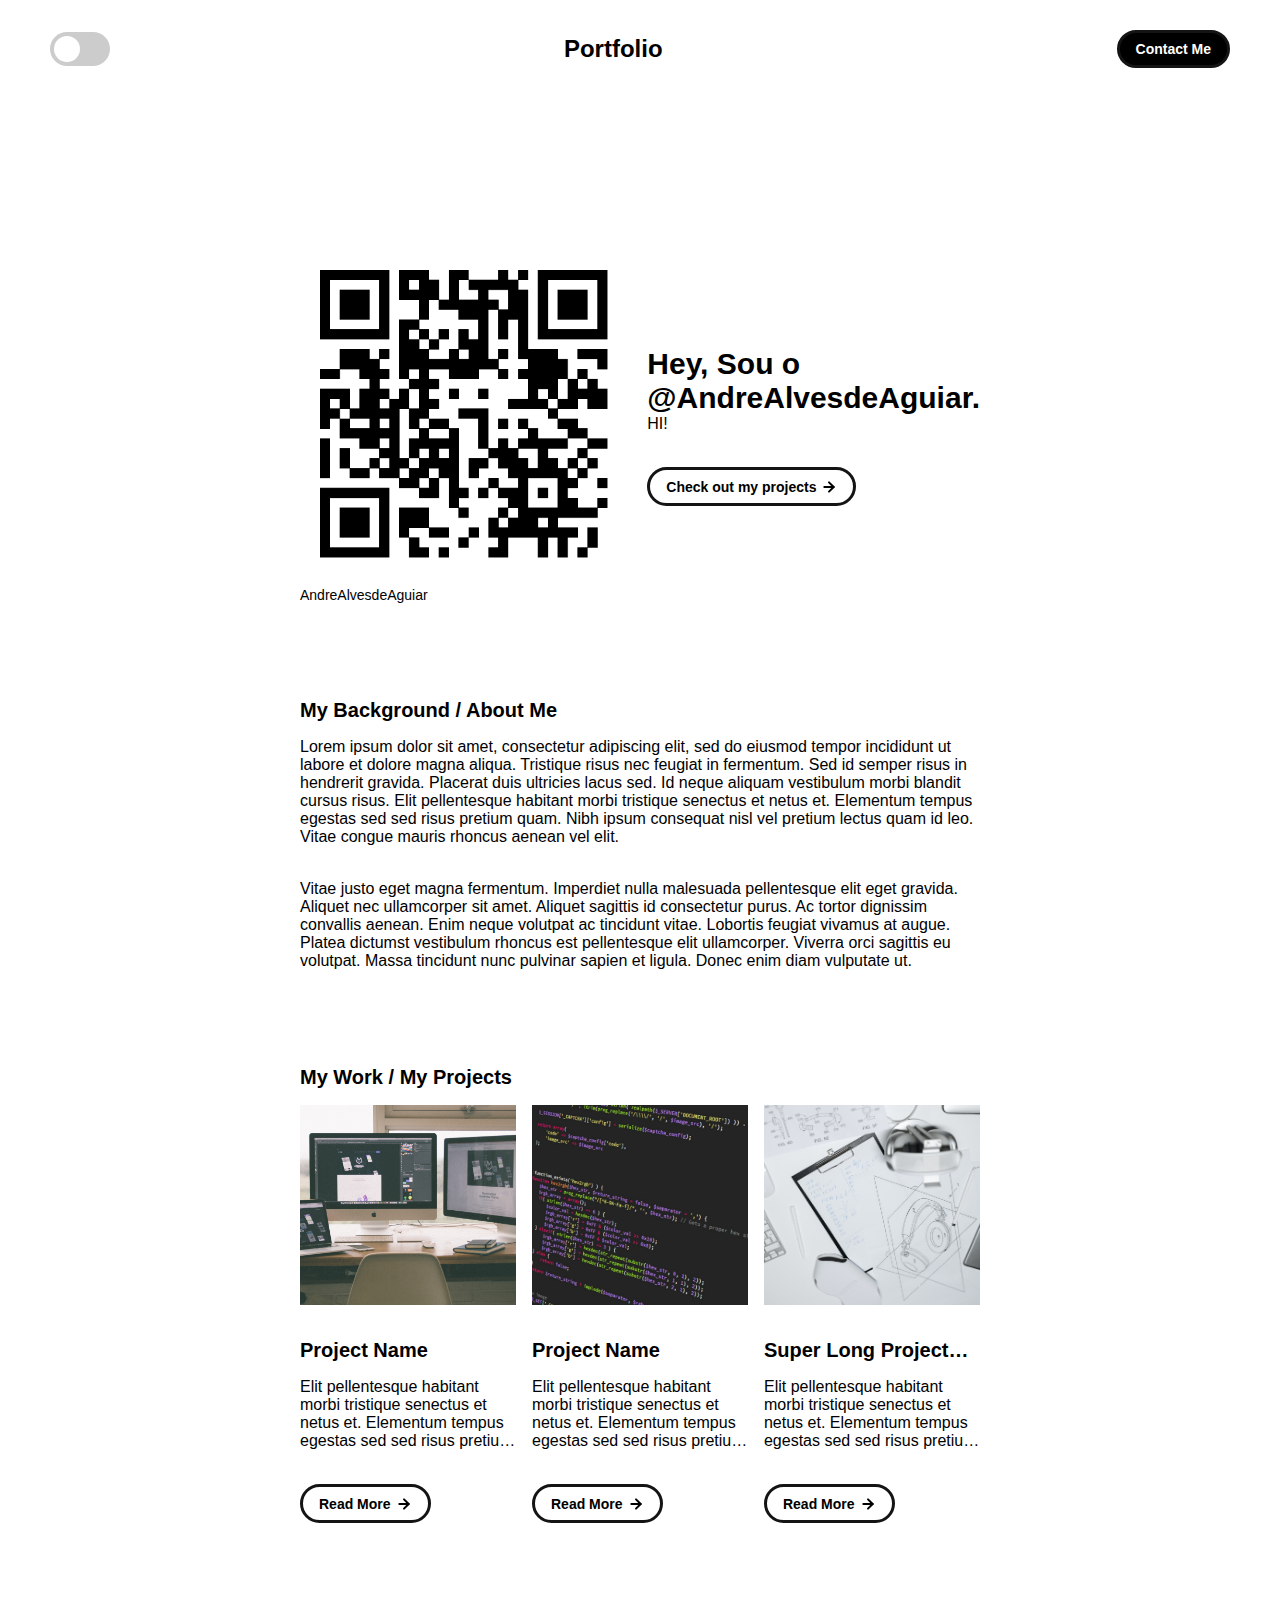
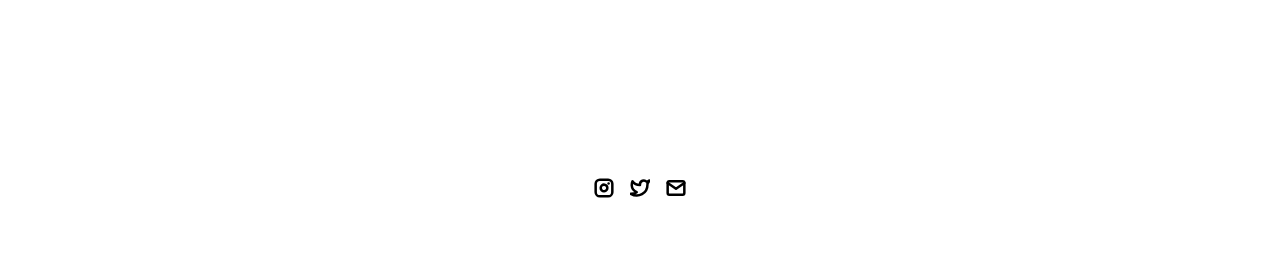
<file: index.html>
<!DOCTYPE html>
<html lang="en">
	<head>
		<meta charset="utf-8">

    <link rel="icon" href="./assets/images/1311.png" />
		<title>Site</title>
    <meta name="description" content="A portfolio template for the Unemployables community.">
    <meta name="viewport" content="width=device-width, initial-scale=1" />

		<link rel="stylesheet" href="./css/layout.css">
    <link rel="stylesheet" href="./css/typography.css">
    <link rel="stylesheet" href="./css/utilities.css">

		<script defer src="./js/script.js"></script>


	</head>

	<body>
    
    <!-- NAVBAR -->
    <div class="navbar">
  
      <label class="switch">
          <!-- Input checkbox que representa o estado do modo escuro/claro -->
          <input type="checkbox" onclick="toggleDarkMode()" id="darkModeToggle">
          <!-- Elemento visual do switch -->
          <span class="slider"></span>
      </label>
  
      <script>
          // Função para alternar entre os modos escuro e claro
          function toggleDarkMode() {
              let element = document.body;
              let content = document.getElementById("DarkModetext");
              let darkModeToggle = document.getElementById("darkModeToggle");
              // Verifica se o switch está marcado (modo escuro ativado)
              if (darkModeToggle.checked) {
                  element.className = "dark-mode";
                  content.innerText = "Dark Mode is ON";
              } else {
                  // Se não estiver marcado, ativa o modo claro
                  element.className = "light-mode";
                  content.innerText = "Dark Mode is OFF";
              }
          }
      </script>
      <a class="nav-title-link" href="./index.html">
        <!-- TODO - Change the "Portfolio Title" to whatever you want displayed in the top left -->
        <span class="nav-title">Portfolio</span>

         <!-- TODO - Change the email after 'mailto:' to your email address for contact -->
        <a class="button" href="mailto:whitevans.eth@gmail.com">
          <span class="button-text">Contact Me</span>
        </a>
      </a>
    </div>
	      

    <!-- MAIN PAGE CONTENT -->
    <div id="main-content">

      <!-- PORTFOLIO HEADER -->
      <div id="portfolio-header">
        <div id="portfolio-header-image-container">
          <!-- 
            TODO

            - Change the img "src" attribute to point to the Unemployable image you uploaded (or whatever image).
            - Change the number to point to your Unemployable & replace the OpenSea link with your own
            - If you aren't using an Unemployable as your image, remove the entire "a" element
          -->
          <img src="./assets/images/1311.png" class="portfolio-header-image">
          <a class="no-underline" target="_blank" href="https://opensea.io/assets/0xe0be388ab81c47b0f098d2030a1c9ef190691a8a/1311">
            <span class="image-caption">AndreAlvesdeAguiar</span>
          </a>
        </div>

          <!-- 
            TODO

            - Change the main-title to whatver you want
            - Change the body-text after that to a quick introduction to what you do
            - Edit the button text if you feel like it. It will link to the projects section below.
          -->
        <div id="portfolio-header-text-container">
            <div class="header-text">
              <span class="main-title">Hey, Sou o @AndreAlvesdeAguiar.</span>
              <div class="body-text">HI!</div>
            </div>
            <a class="button" id="my-work-link">
              <span class="button-text">Check out my projects</span> 
              <image src="./assets/icons/arrow-right.svg" class="right-arrow-icon"/>
            </a>
        </div>
      </div>

      <!-- ABOUT SECTION -->
      <!-- 
        TODO

        - Change the subheader-text to whatever header you want
        - Add paragraphs using the <div class="body-text"></div> elements in the "about-section-content"
      -->
      <div id="about-section">
        <span class="subheader-text">My Background / About Me</span>
        <div class="about-section-content">
          <div class="body-text">Lorem ipsum dolor sit amet, consectetur adipiscing elit, sed do eiusmod tempor incididunt ut labore et dolore magna aliqua. Tristique risus nec feugiat in fermentum. Sed id semper risus in hendrerit gravida. Placerat duis ultricies lacus sed. Id neque aliquam vestibulum morbi blandit cursus risus. Elit pellentesque habitant morbi tristique senectus et netus et. Elementum tempus egestas sed sed risus pretium quam. Nibh ipsum consequat nisl vel pretium lectus quam id leo. Vitae congue mauris rhoncus aenean vel elit.</div>
          <div class="body-text">Vitae justo eget magna fermentum. Imperdiet nulla malesuada pellentesque elit eget gravida. Aliquet nec ullamcorper sit amet. Aliquet sagittis id consectetur purus. Ac tortor dignissim convallis aenean. Enim neque volutpat ac tincidunt vitae. Lobortis feugiat vivamus at augue. Platea dictumst vestibulum rhoncus est pellentesque elit ullamcorper. Viverra orci sagittis eu volutpat. Massa tincidunt nunc pulvinar sapien et ligula. Donec enim diam vulputate ut.</div>
        </div>
      </div>

      <!-- PROJECTS / MY WORK SECTION -->
      <div id="my-work-section">
        <!-- TODO - Change the subheader-text to whatever you want the Projects section header to say -->
        <span class="subheader-text">My Work / My Projects</span>

        <div class="projects-container">
          <!-- 
            TODO

            This is where the project cards live. Here's a base level project card for you to copy:
            <div class="project-card">
              <img src="./assets/images/IMAGE_NAME" class="project-image">
              <div class="project-card-text-container">
                <div class="subheader-text project-title">PROJECT_NAME</div>
                <div class="body-text project-card-text">SMALL_PROJECT_DESCRIPTION</div>
              </div>
              <a class="button" href="./project-pages/PROJECT_PAGE_NAME.html">
                <span class="button-text">Read More</span>
                <image src="./assets/icons/arrow-right.svg" class="right-arrow-icon"/>
              </a>
            </div>

            - To add a project to the this area, copy the above, paste it below this comment, and change the following:
                - IMAGE_NAME: the name of the image file in assets/images
                - PROJECT_NAME: the name of the project (keep it short, it only shows 1 line)
                - SMALL_PROJECT_DESCRIPTION: a quick project description (max 4 lines)
                - PROJECT_PAGE_NAME.html: the html filename for the project (must be in project-pages folder)
          -->
          <div class="project-card">
            <img src="./assets/images/desktop.jpeg" class="project-image">
            <div class="project-card-text-container">
              <div class="subheader-text project-title">Project Name</div>
              <div class="body-text project-card-text">Elit pellentesque habitant morbi tristique senectus et netus et. Elementum tempus egestas sed sed risus pretium quam. Nibh ipsum consequat nisl vel pretium</div>
            </div>
            <a class="button" href="./project-pages/project-template.html">
              <span class="button-text">Read More</span>
              <image src="./assets/icons/arrow-right.svg" class="right-arrow-icon"/>
            </a>
          </div>
          <div class="project-card">
            <img src="./assets/images/code.jpeg" class="project-image">
            <div class="project-card-text-container">
              <div class="subheader-text project-title">Project Name</div>
              <div class="body-text project-card-text">Elit pellentesque habitant morbi tristique senectus et netus et. Elementum tempus egestas sed sed risus pretium quam. Nibh ipsum consequat nisl vel pretium</div>
            </div>
            <a class="button" href="./project-pages/project-template2.html">
              <span class="button-text">Read More</span>
              <image src="./assets/icons/arrow-right.svg" class="right-arrow-icon"/>
            </a>
          </div>
          <div class="project-card">
            <img src="./assets/images/sketchbook.jpeg" class="project-image">
            <div class="project-card-text-container">
              <div class="subheader-text project-title">Super Long Project Name That Should be Hidden</div>
              <div class="body-text project-card-text">Elit pellentesque habitant morbi tristique senectus et netus et. Elementum tempus egestas sed sed risus pretium quam. Nibh ipsum consequat nisl vel pretium</div>
            </div>
            <a class="button" href="./project-pages/project-template.html">
              <span class="button-text">Read More</span>
              <image src="./assets/icons/arrow-right.svg" class="right-arrow-icon"/>
            </a>
          </div>
        </div>
      </div>
    </div>

    <!-- FOOTER -->
    <div id="footer">
      <!-- 
        TODO - Change href to your Instagram account (can also delete entire "a" element if no Instagram) 

        This should be the same across all pages.
      -->
      <a class="icon-link" target="_blank" href="https://twitter.com/whitevans_eth">
        <image src="./assets/icons/instagram.svg" class="footer-icon"/>
      </a>
      <!-- 
        TODO - Change href to your Twitter account (can also delete entire "a" element if no Twitter) 
      
        This should be the same across all pages.
      -->
      <a class="icon-link" target="_blank" href="https://twitter.com/whitevans_eth">
        <image src="./assets/icons/twitter.svg" class="footer-icon"/>
      </a>
      <!-- 
        TODO - Change the email after "mailto" to your contact email 
      
        This should be the same across all pages.
      -->
      <a class="icon-link" href="mailto:whitevans.eth@gmail.com">
        <image src="./assets/icons/mail.svg" class="footer-icon"/>
      </a>
    </div>

	</body>
</html>
</file>
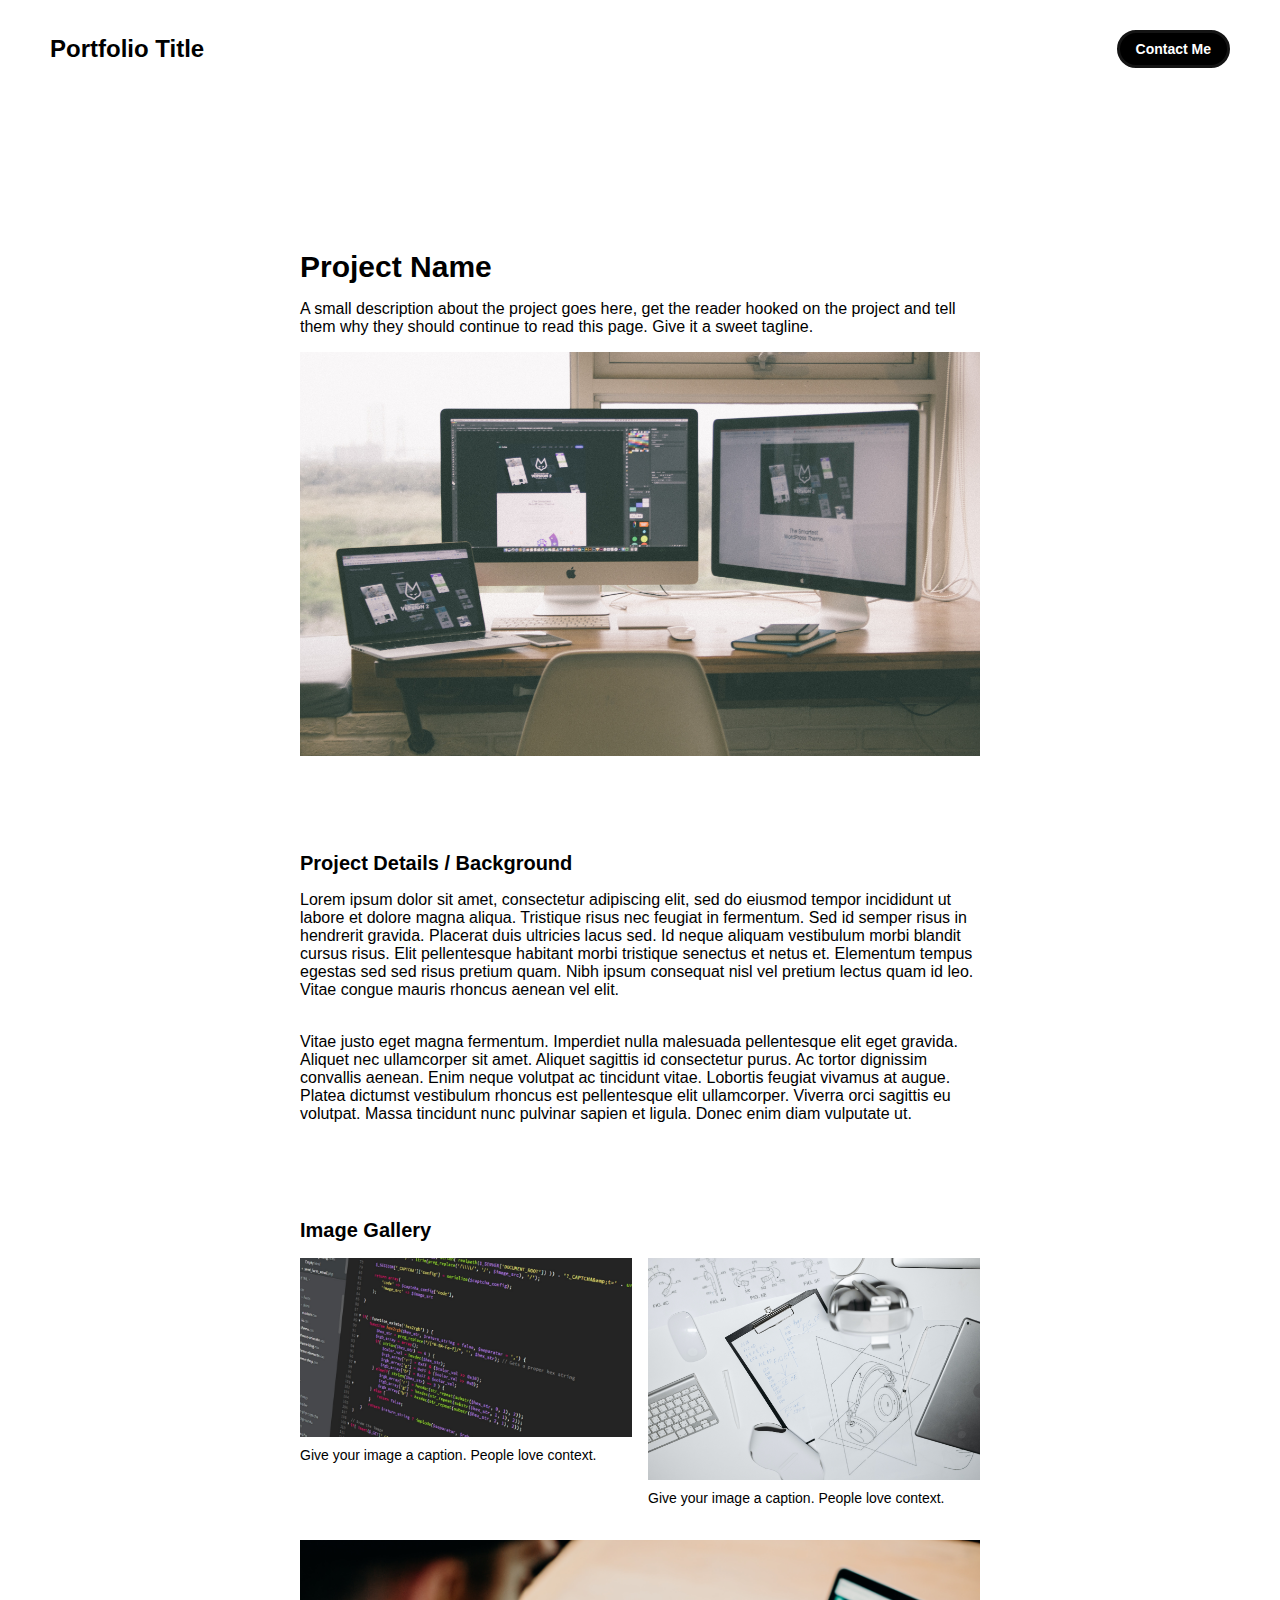
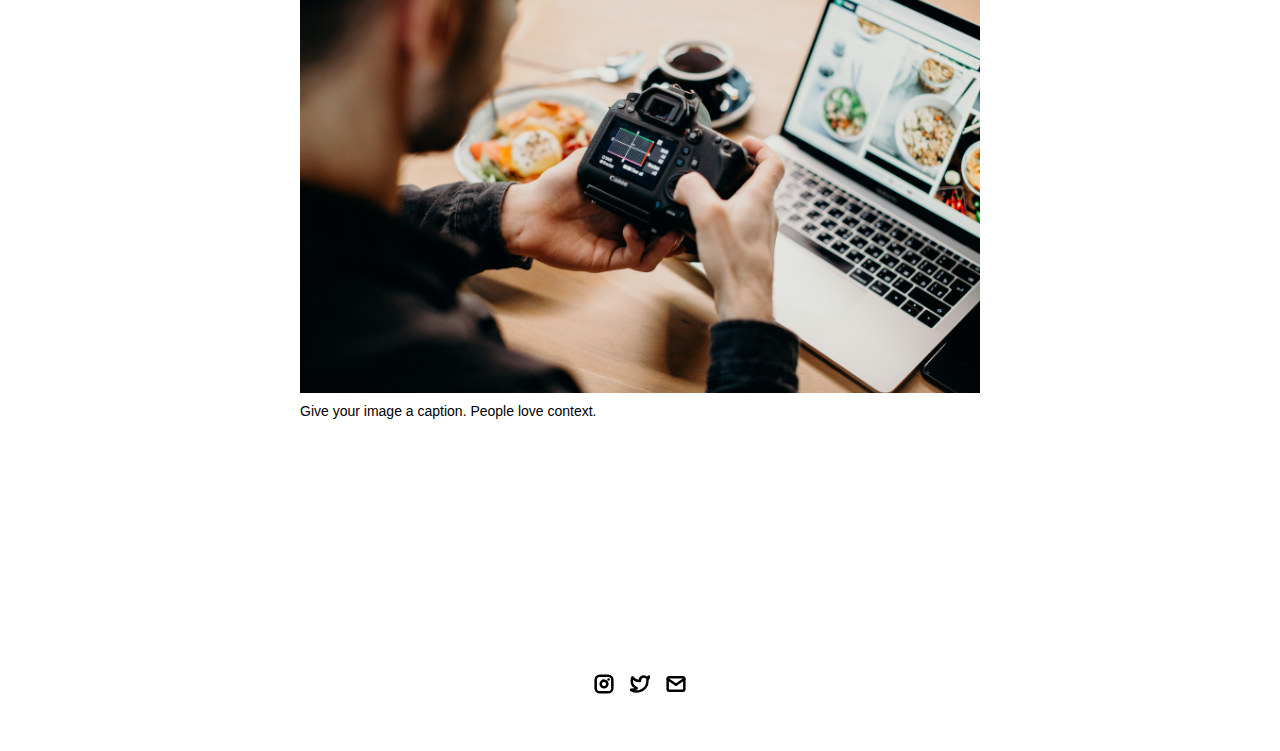
<file: project-pages/project-template.html>
<!-- 
  IMPORTANT! 
  
  Keep this file unchanged to use as a template for all future project pages. 

  For every new project you add to your portfolio, make a copy of this file in the
  'project-pages' folder with a name related to the project.
-->


<!DOCTYPE html>
<html lang="en">
	<head>
		<meta charset="utf-8">
    <!-- 
      TODO

      Upload your Unemployable (or whatever photo you like) to the assets/images folder
      and change the name of the image below to match the uploaded one

      Change the title in the <title> tag to whatever you would like the title of your portfolio to be

      This should be the same across all pages.
     -->
     <link rel="icon" href="../assets/images/1311.png" />
     <title>Unemployables Portfolio</title>
    <meta name="description" content="A portfolio template for the Unemployables community.">
    <meta name="viewport" content="width=device-width, initial-scale=1" />

		<link rel="stylesheet" href="../css/layout.css">
    <link rel="stylesheet" href="../css/typography.css">
    <link rel="stylesheet" href="../css/utilities.css">

		<script defer src="../js/script.js"></script>
	</head>
	<body>
    <!-- NAVBAR -->
    <div class="navbar">
      <a class="nav-title-link" href="../index.html">
        <!-- 
          TODO - Change the "Portfolio Title" to whatever you want displayed in the top left

          (this should be the same across all pages)
         -->
        <span class="nav-title">Portfolio Title</span>
        <!-- 
          TODO - Change the email after 'mailto:' to your email address for contact 
        
          (this should be the same across all pages)
        -->
        <a class="button" href="mailto:whitevans.eth@gmail.com">
          <span class="button-text">Contact Me</span>
        </a>
      </a>
    </div>

    <!-- MAIN PAGE CONTENT -->
    <div id="main-content">

      <!-- PROJECT HEADER -->
      <div id="project-header">
          <!-- 
            TODO

            - Change the 'main-title' text to the name of your project
            - Change the 'body-text' text to a short and sweet description of your project (maybe the same as the one on the project card)
            - Change "desktop.jpeg" to the image filename you uploaded in the assets/images folder.
          -->
        <div class="main-title">Project Name</div>
        <div class="body-text">A small description about the project goes here, get the reader hooked on the project and tell them why they should continue to read this page. Give it a sweet tagline.</div>
        <image class="project-header-image" src="../assets/images/desktop.jpeg">
      </div>

      <!-- PROJECT DETAILS -->
      <!-- 
        TODO

        - Change the 'subheader-text' to whatever header you want for project details
        - Add paragraphs using the <div class="body-text"></div> elements in the "project-details-content"
      -->
      <div id="project-details">
        <div class="subheader-text">Project Details / Background</div>
        <div class="project-details-content">
          <div class="body-text">Lorem ipsum dolor sit amet, consectetur adipiscing elit, sed do eiusmod tempor incididunt ut labore et dolore magna aliqua. Tristique risus nec feugiat in fermentum. Sed id semper risus in hendrerit gravida. Placerat duis ultricies lacus sed. Id neque aliquam vestibulum morbi blandit cursus risus. Elit pellentesque habitant morbi tristique senectus et netus et. Elementum tempus egestas sed sed risus pretium quam. Nibh ipsum consequat nisl vel pretium lectus quam id leo. Vitae congue mauris rhoncus aenean vel elit.</div>
          <div class="body-text">Vitae justo eget magna fermentum. Imperdiet nulla malesuada pellentesque elit eget gravida. Aliquet nec ullamcorper sit amet. Aliquet sagittis id consectetur purus. Ac tortor dignissim convallis aenean. Enim neque volutpat ac tincidunt vitae. Lobortis feugiat vivamus at augue. Platea dictumst vestibulum rhoncus est pellentesque elit ullamcorper. Viverra orci sagittis eu volutpat. Massa tincidunt nunc pulvinar sapien et ligula. Donec enim diam vulputate ut.</div>
        </div>
      </div>

      <!-- IMAGE GALLERY -->
      <div id="project-gallery">
        <!-- TODO - Change the 'subheader-text' to whatever you want the Gallery section header to say -->
        <div class="subheader-text">Image Gallery</div>
        <div class="project-gallery-content">
            <!-- 
              TODO

              This is where the images in the gallery live. Here's a simple gallery image for you to copy:

              Full Width Image:

                <div class="gallery-image-container">
                  <img src="../assets/images/IMAGE_NAME" class="gallery-image">
                  <span class="image-caption">IMAGE_CAPTION</span>
                </div>

              Half Width Image: 

                <div class="gallery-image-container half-width">
                  <img src="../assets/images/IMAGE_NAME" class="gallery-image">
                  <span class="image-caption">IMAGE_CAPTION</span>
                </div>

              - To add an image to the this area, copy one of the above, paste it below this comment, and change the following:
                  - IMAGE_NAME: the name of the image file in assets/images
                  - IMAGE_CAPTION: to the caption of the image
            -->
            <div class="gallery-image-container half-width">
              <img src="../assets/images/code.jpeg" class="gallery-image">
              <span class="image-caption">Give your image a caption. People love context.</span>
            </div>
            <div class="gallery-image-container half-width">
              <img src="../assets/images/sketchbook.jpeg" class="gallery-image">
              <span class="image-caption">Give your image a caption. People love context.</span>
            </div>
            <div class="gallery-image-container">
              <img src="../assets/images/camera.jpeg" class="gallery-image">
              <span class="image-caption">Give your image a caption. People love context.</span>
            </div>
        </div>
      </div>
    </div>

    <!-- FOOTER -->
    <div id="footer">
      <!-- 
        TODO - Change href to your Instagram account (can also delete entire "a" element if no Instagram) 

        This should be the same across all pages.
      -->
      <a class="icon-link" target="_blank" href="https://twitter.com/whitevans_eth">
        <image src="../assets/icons/instagram.svg" class="footer-icon"/>
      </a>
      <!-- 
        TODO - Change href to your Twitter account (can also delete entire "a" element if no Twitter) 
      
        This should be the same across all pages.
      -->
      <a class="icon-link" target="_blank" href="https://twitter.com/whitevans_eth">
        <image src="../assets/icons/twitter.svg" class="footer-icon"/>
      </a>
      <!-- 
        TODO - Change the email after "mailto" to your contact email 
      
        This should be the same across all pages.
      -->
      <a class="icon-link" href="mailto:whitevans.eth@gmail.com">
        <image src="../assets/icons/mail.svg" class="footer-icon"/>
      </a>
    </div>

	</body>
</html>
</file>
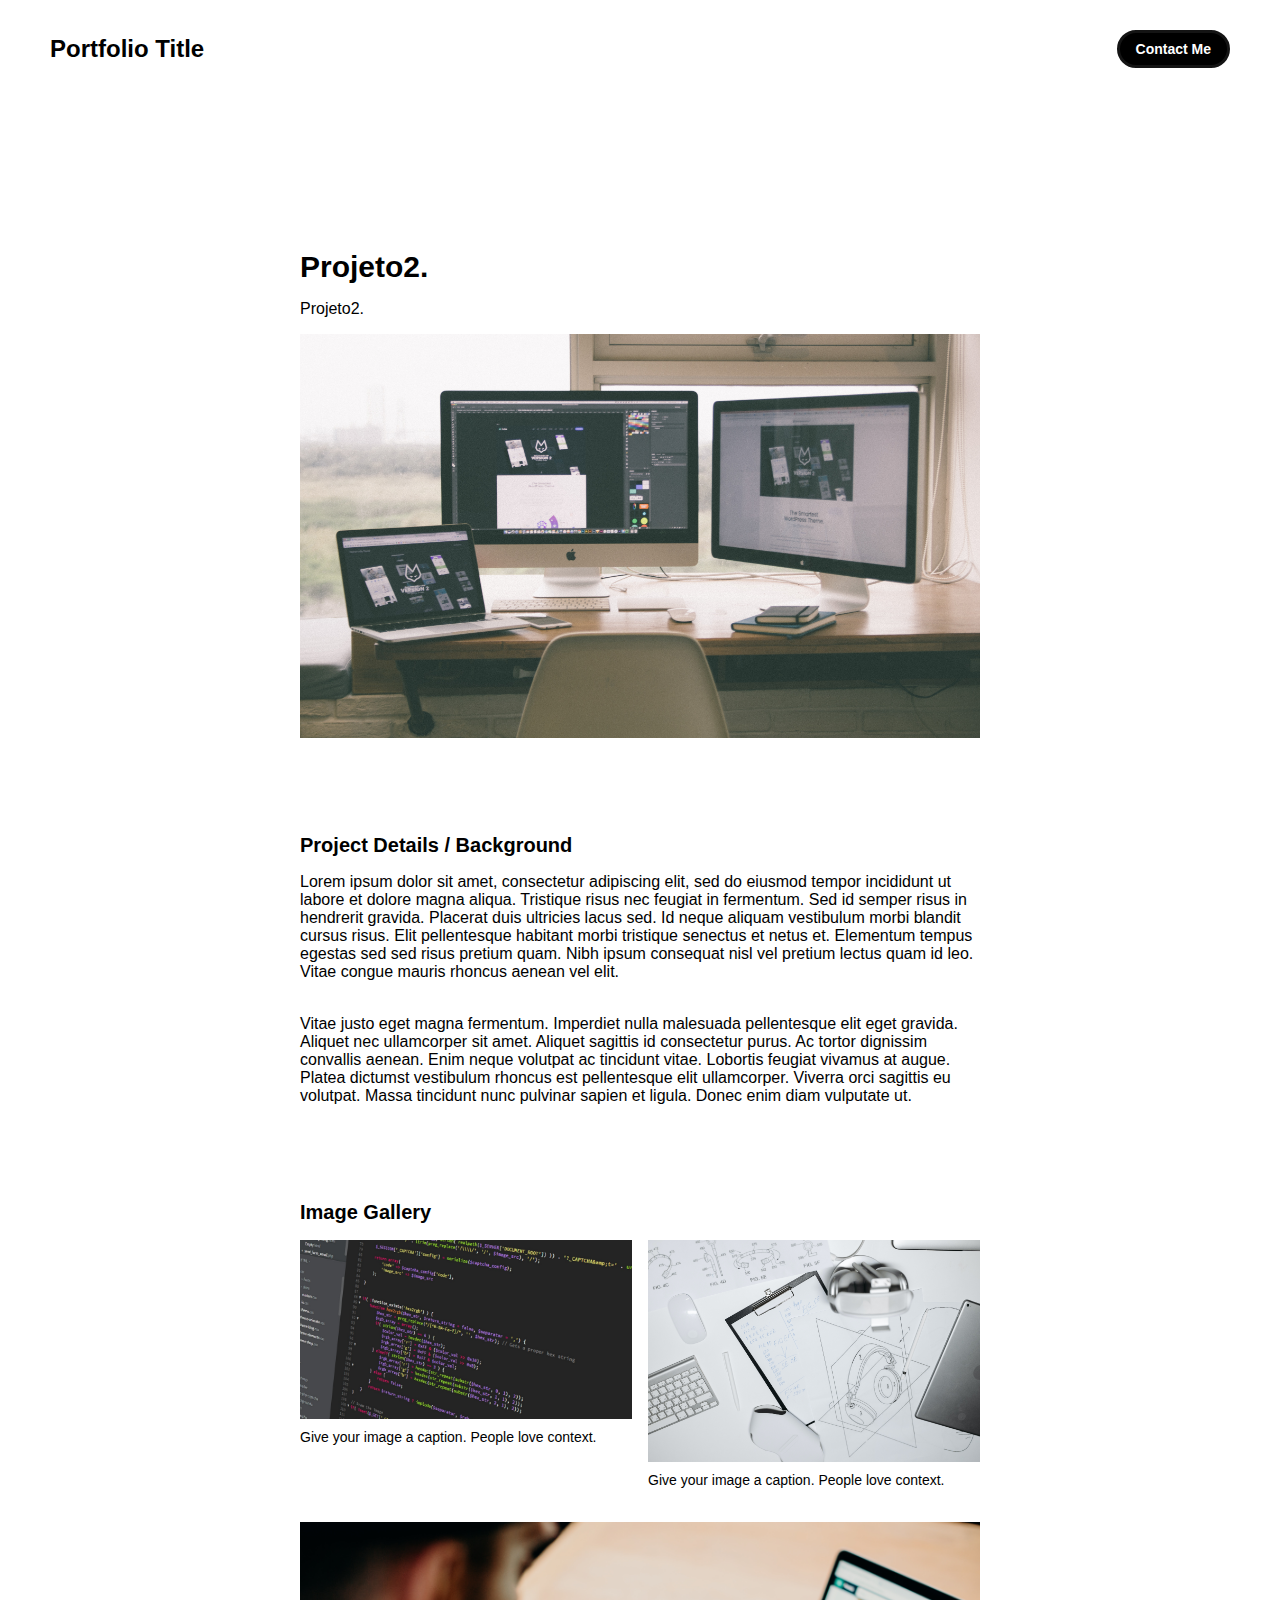
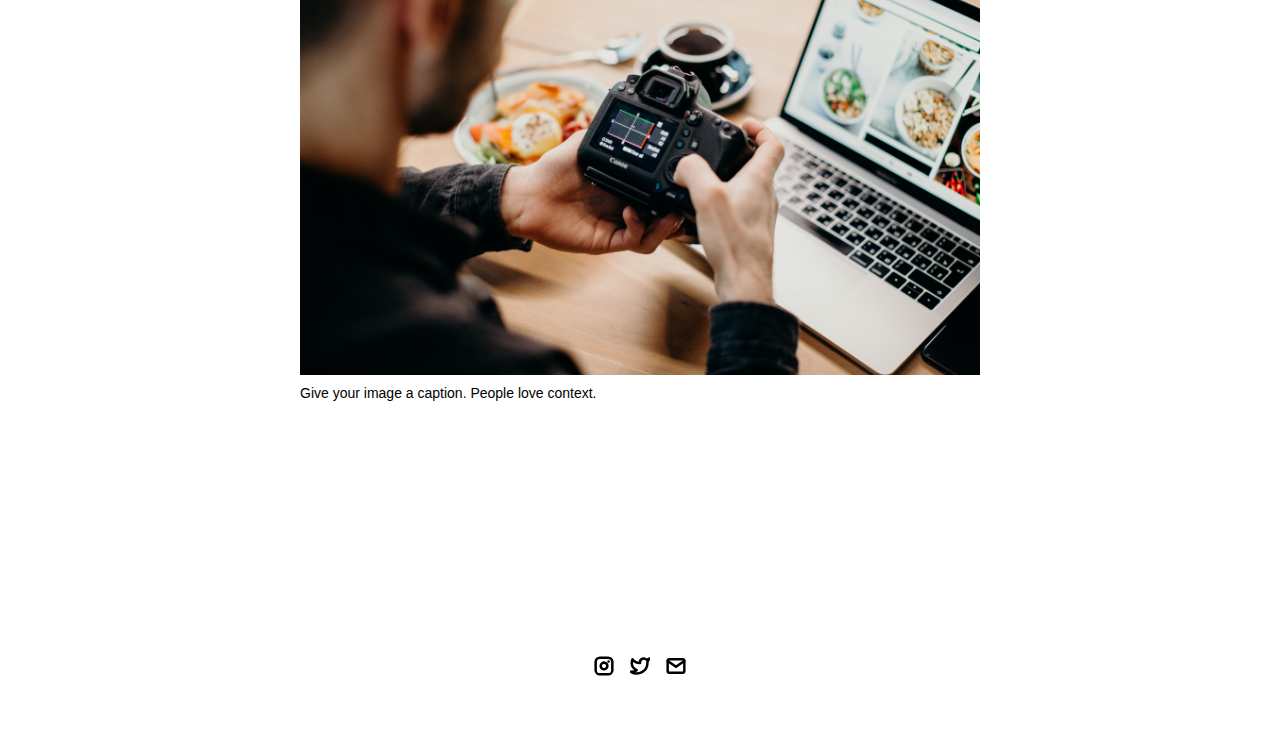
<file: project-pages/project-template2.html>
<!-- 
  IMPORTANT! 
  
  Keep this file unchanged to use as a template for all future project pages. 

  For every new project you add to your portfolio, make a copy of this file in the
  'project-pages' folder with a name related to the project.
-->


<!DOCTYPE html>
<html lang="en">
	<head>
		<meta charset="utf-8">
    <!-- 
      TODO

      Upload your Unemployable (or whatever photo you like) to the assets/images folder
      and change the name of the image below to match the uploaded one

      Change the title in the <title> tag to whatever you would like the title of your portfolio to be

      This should be the same across all pages.
     -->
     <link rel="icon" href="../assets/images/1311.png" />
     <title>Unemployables Portfolio</title>
    <meta name="description" content="A portfolio template for the Unemployables community.">
    <meta name="viewport" content="width=device-width, initial-scale=1" />

		<link rel="stylesheet" href="../css/layout.css">
    <link rel="stylesheet" href="../css/typography.css">
    <link rel="stylesheet" href="../css/utilities.css">

		<script defer src="../js/script.js"></script>
	</head>
	<body>
    <!-- NAVBAR -->
    <div class="navbar">
      <a class="nav-title-link" href="../index.html">
        <!-- 
          TODO - Change the "Portfolio Title" to whatever you want displayed in the top left

          (this should be the same across all pages)
         -->
        <span class="nav-title">Portfolio Title</span>
        <!-- 
          TODO - Change the email after 'mailto:' to your email address for contact 
        
          (this should be the same across all pages)
        -->
        <a class="button" href="mailto:whitevans.eth@gmail.com">
          <span class="button-text">Contact Me</span>
        </a>
      </a>
    </div>

    <!-- MAIN PAGE CONTENT -->
    <div id="main-content">

      <!-- PROJECT HEADER -->
      <div id="project-header">
          <!-- 
            TODO

            - Change the 'main-title' text to the name of your project
            - Change the 'body-text' text to a short and sweet description of your project (maybe the same as the one on the project card)
            - Change "desktop.jpeg" to the image filename you uploaded in the assets/images folder.
          -->
        <div class="main-title">Projeto2.</div>
        <div class="body-text">Projeto2.</div>
        <image class="project-header-image" src="../assets/images/desktop.jpeg">
      </div>

      <!-- PROJECT DETAILS -->
      <!-- 
        TODO

        - Change the 'subheader-text' to whatever header you want for project details
        - Add paragraphs using the <div class="body-text"></div> elements in the "project-details-content"
      -->
      <div id="project-details">
        <div class="subheader-text">Project Details / Background</div>
        <div class="project-details-content">
          <div class="body-text">Lorem ipsum dolor sit amet, consectetur adipiscing elit, sed do eiusmod tempor incididunt ut labore et dolore magna aliqua. Tristique risus nec feugiat in fermentum. Sed id semper risus in hendrerit gravida. Placerat duis ultricies lacus sed. Id neque aliquam vestibulum morbi blandit cursus risus. Elit pellentesque habitant morbi tristique senectus et netus et. Elementum tempus egestas sed sed risus pretium quam. Nibh ipsum consequat nisl vel pretium lectus quam id leo. Vitae congue mauris rhoncus aenean vel elit.</div>
          <div class="body-text">Vitae justo eget magna fermentum. Imperdiet nulla malesuada pellentesque elit eget gravida. Aliquet nec ullamcorper sit amet. Aliquet sagittis id consectetur purus. Ac tortor dignissim convallis aenean. Enim neque volutpat ac tincidunt vitae. Lobortis feugiat vivamus at augue. Platea dictumst vestibulum rhoncus est pellentesque elit ullamcorper. Viverra orci sagittis eu volutpat. Massa tincidunt nunc pulvinar sapien et ligula. Donec enim diam vulputate ut.</div>
        </div>
      </div>

      <!-- IMAGE GALLERY -->
      <div id="project-gallery">
        <!-- TODO - Change the 'subheader-text' to whatever you want the Gallery section header to say -->
        <div class="subheader-text">Image Gallery</div>
        <div class="project-gallery-content">
            <!-- 
              TODO

              This is where the images in the gallery live. Here's a simple gallery image for you to copy:

              Full Width Image:

                <div class="gallery-image-container">
                  <img src="../assets/images/IMAGE_NAME" class="gallery-image">
                  <span class="image-caption">IMAGE_CAPTION</span>
                </div>

              Half Width Image: 

                <div class="gallery-image-container half-width">
                  <img src="../assets/images/IMAGE_NAME" class="gallery-image">
                  <span class="image-caption">IMAGE_CAPTION</span>
                </div>

              - To add an image to the this area, copy one of the above, paste it below this comment, and change the following:
                  - IMAGE_NAME: the name of the image file in assets/images
                  - IMAGE_CAPTION: to the caption of the image
            -->
            <div class="gallery-image-container half-width">
              <img src="../assets/images/code.jpeg" class="gallery-image">
              <span class="image-caption">Give your image a caption. People love context.</span>
            </div>
            <div class="gallery-image-container half-width">
              <img src="../assets/images/sketchbook.jpeg" class="gallery-image">
              <span class="image-caption">Give your image a caption. People love context.</span>
            </div>
            <div class="gallery-image-container">
              <img src="../assets/images/camera.jpeg" class="gallery-image">
              <span class="image-caption">Give your image a caption. People love context.</span>
            </div>
        </div>
      </div>
    </div>

    <!-- FOOTER -->
    <div id="footer">
      <!-- 
        TODO - Change href to your Instagram account (can also delete entire "a" element if no Instagram) 

        This should be the same across all pages.
      -->
      <a class="icon-link" target="_blank" href="https://twitter.com/whitevans_eth">
        <image src="../assets/icons/instagram.svg" class="footer-icon"/>
      </a>
      <!-- 
        TODO - Change href to your Twitter account (can also delete entire "a" element if no Twitter) 
      
        This should be the same across all pages.
      -->
      <a class="icon-link" target="_blank" href="https://twitter.com/whitevans_eth">
        <image src="../assets/icons/twitter.svg" class="footer-icon"/>
      </a>
      <!-- 
        TODO - Change the email after "mailto" to your contact email 
      
        This should be the same across all pages.
      -->
      <a class="icon-link" href="mailto:whitevans.eth@gmail.com">
        <image src="../assets/icons/mail.svg" class="footer-icon"/>
      </a>
    </div>

	</body>
</html>
</file>
<file: css/layout.css>
* {
  box-sizing: border-box;
}



body {
  padding: 25px;
  background-color: white;
  color: black;
  font-size: 10px;
  margin: 0;
  -webkit-font-smoothing: antialiased;
  -moz-osx-font-smoothing: grayscale;
}

.dark-mode {
  background-color: black;
  color: white;
}

.light-mode {
  background-color: white;
  color: black;
}

/* Update text color to white when dark mode is active */
.dark-mode body {
  color: white;
}

/* Adjust navbar elements for dark mode */
.navbar {
  background-color: white; /* Light navbar background color */
  color: black; /* Dark text color */
}

.navbar .nav-title {
  color: black; /* Dark text color */
}

.navbar .button {
  background-color: black; /* Dark button background color */
  color: white; /* Light button text color */
}
.button{
  background-color: white; /* Dark button background color */
  color: black; /* Light button text color */
}
.footer-icon{
  background-color: white; /* Dark button background color */
  color: black; /* Light button text color */
}




html {
  text-size-adjust: none;
  -webkit-text-size-adjust: none;
  -moz-text-size-adjust: none;
  -ms-text-size-adjust: none;
}


.switch {
  position: relative;
  display: inline-block;
  width: 60px;
  height: 34px;
}

.switch input {
  opacity: 0;
  width: 0;
  height: 0;
}

.slider {
  position: absolute;
  cursor: pointer;
  top: 0;
  left: 0;
  right: 0;
  bottom: 0;
  background-color: #ccc;
  -webkit-transition: .4s;
  transition: .4s;
  border-radius: 34px;
}

.slider:before {
  position: absolute;
  content: "";
  height: 26px;
  width: 26px;
  left: 4px;
  bottom: 4px;
  background-color: white;
  -webkit-transition: .4s;
  transition: .4s;
  border-radius: 50%;
}

input:checked + .slider {
  background-color: #2196F3;
}

input:focus + .slider {
  box-shadow: 0 0 1px #2196F3;
}

input:checked + .slider:before {
  -webkit-transform: translateX(26px);
  -ms-transform: translateX(26px);
  transform: translateX(26px);
}

/* Main Page Layout */

#main-content {
  margin: 225px 425px;
  display: flex;
  flex-direction: column;
  gap: 96px;
}

/* Portfolio Header */

#portfolio-header {
  display: flex;
  gap: 20px;
  align-items: center;
}

#portfolio-header-image-container {
  display: flex;
  flex-direction: column;
  gap: 10px;
  flex-basis: 50%;
}

.portfolio-header-image {
  width: 100%;
  height: auto;
}

#portfolio-header-text-container {
  display: flex;
  flex-direction: column;
  gap: 34px;
  flex-basis: 50%;
}

/* About Section */

#about-section {
  display: flex;
  flex-direction: column;
  gap: 16px;
}

.about-section-content {
  display: flex;
  flex-direction: column;
  gap: 34px;
}

/* Project Section */

#my-work-section {
  display: flex;
  flex-direction: column;
  gap: 16px;
}

.projects-container {
  display: flex;
  gap: 34px 16px;
  flex-wrap: wrap;
}

    /* Project Cards */

    .project-card {
      max-width: calc((100% - 32px) / 3);
      display: flex;
      flex-direction: column;
      gap: 34px;
    }

    .project-card-text-container {
      flex-direction: column;
      display: flex;
      gap: 16px
    }

    .project-image {
      width: 100%;
      height: 200px;
      object-fit: cover;
      object-position: center;
    }




/* Project Pages */

#project-header {
  display: flex;
  flex-direction: column;
  gap: 16px;
}

.project-header-image {
  width: 100%;
  height: auto;
}

#project-details {
  display: flex;
  flex-direction: column;
  gap: 16px;
}

.project-details-content {
  display: flex;
  flex-direction: column;
  gap: 34px;
}

    /* Project Gallery */

    #project-gallery {
      display: flex;
      flex-direction: column;
      gap: 16px;
    }

    .project-gallery-content {
      display: flex;
      flex-wrap: wrap;
      gap: 34px 16px;
    }

    .gallery-image-container {
      width: 100%;
      display: flex;
      flex-direction: column;
      gap: 10px;
    }

    .gallery-image-container.half-width {
      width: calc((100% - 16px) / 2);
    }

    .gallery-image {
      width: 100%;
      height: auto;
    }


/* Extra Extra large devices (large laptops and desktops, 1200px and below) */
@media only screen and (max-width: 1600px) {
  #main-content {
    margin: 225px 275px;
  }
}

/* Extra large devices (large laptops and desktops, 1200px and below) */
@media only screen and (max-width: 1200px) {
  #main-content {
    margin: 225px 175px;
  }
}

/* Large devices (laptops/desktops, 1000px and below) */
@media only screen and (max-width: 1000px) {
  #main-content {
    margin: 225px 75px;
  }
}

/* Small devices (portrait tablets and large phones, 800px and below) */
@media only screen and (max-width: 800px) {
  #main-content {
    margin: 150px 50px;
  }

  #portfolio-header {
    flex-direction: column;
  }

  .project-card {
    max-width: calc((100% - 16px) / 2);
  }
}

/* Small devices (portrait tablets and large phones, 600px and below) */
@media only screen and (max-width: 600px) {
  #main-content {
    margin: 125px 20px;
  }

  .project-card {
    max-width: 100%;
  }
}
</file>
<file: css/typography.css>
body {
  font-family: "Helvetica Neue", Helvetica, Arial, sans-serif;
}

.nav-title {
  font-weight: 700;
  font-size: 24px;
}

.button-text {
  font-size: 14px;
  font-weight: 700;
}

.image-caption {
  font-size: 14px;
  font-weight: 500;
}

.main-title {
  font-size: 30px;
  font-weight: 700;
}

.subheader-text {
  font-size: 20px;
  font-weight: 700;
}

.body-text {
  font-size: 16px;
  font-weight: 500;
}

.project-card-text {
  overflow: hidden;
  text-overflow: ellipsis;
  display: -webkit-box;
  -webkit-line-clamp: 4;
  -webkit-box-orient: vertical;
}

.project-title {
  overflow: hidden;
  text-overflow: ellipsis;
  display: -webkit-box;
  -webkit-line-clamp: 1;
  -webkit-box-orient: vertical;
}
</file>
<file: css/utilities.css>
/* Icons */

.right-arrow-icon {
  width: 16px;
  height: 16px;
  margin-top: 1px;
}

.footer-icon {
  width: 20px;
  height: 20px;
}

a.icon-link {
  transition: transform 200ms ease-in-out;
}

a.icon-link:hover {
  cursor: pointer;
  stroke-width: 5;
  margin: 0;
  transform: rotate(15deg);
}


/* Navbar Styling */

.navbar {
  width: 100%;
  padding: 30px 50px;
  display: flex;
  justify-content: space-between;
  align-items: center;
  position: fixed;
  top: 0;
  left: 0;
}

.nav-title-link {
  color: black;
  text-decoration: none;
}

.nav-title-link:hover {
  text-decoration: underline;
}

/* Small devices (portrait tablets and large phones, 800px and below) */
@media only screen and (max-width: 800px) {
  .navbar {
    padding: 20px 20px;
    background-color: white
  }
}


/* Button Styling */

a.button {
  padding: 8px 16px;
  border: 3px solid #141414;
  border-radius: 50px;
  color: black;
  text-decoration: none;
  width: fit-content;
  display: flex;
  gap: 5px;
  align-items: center;
}

a.button:hover {
  text-decoration: underline;
  text-decoration-thickness: 2px;
  cursor: pointer;
}


/* Footer Styling */

#footer {
  width: 100%;
  display: flex;
  padding: 30px 50px;
  justify-content: center;
  align-items: center;
  gap: 16px;
}

/* Link Styling */
a.no-underline {
  text-decoration: none;
  color: black
}

a.no-underline:hover {
  text-decoration: underline;
  cursor: pointer;
}

/* Small devices (portrait tablets and large phones, 800px and below) */
@media only screen and (max-width: 800px) {
  #footer {
    padding: 20px 20px;
  }
}
</file>
